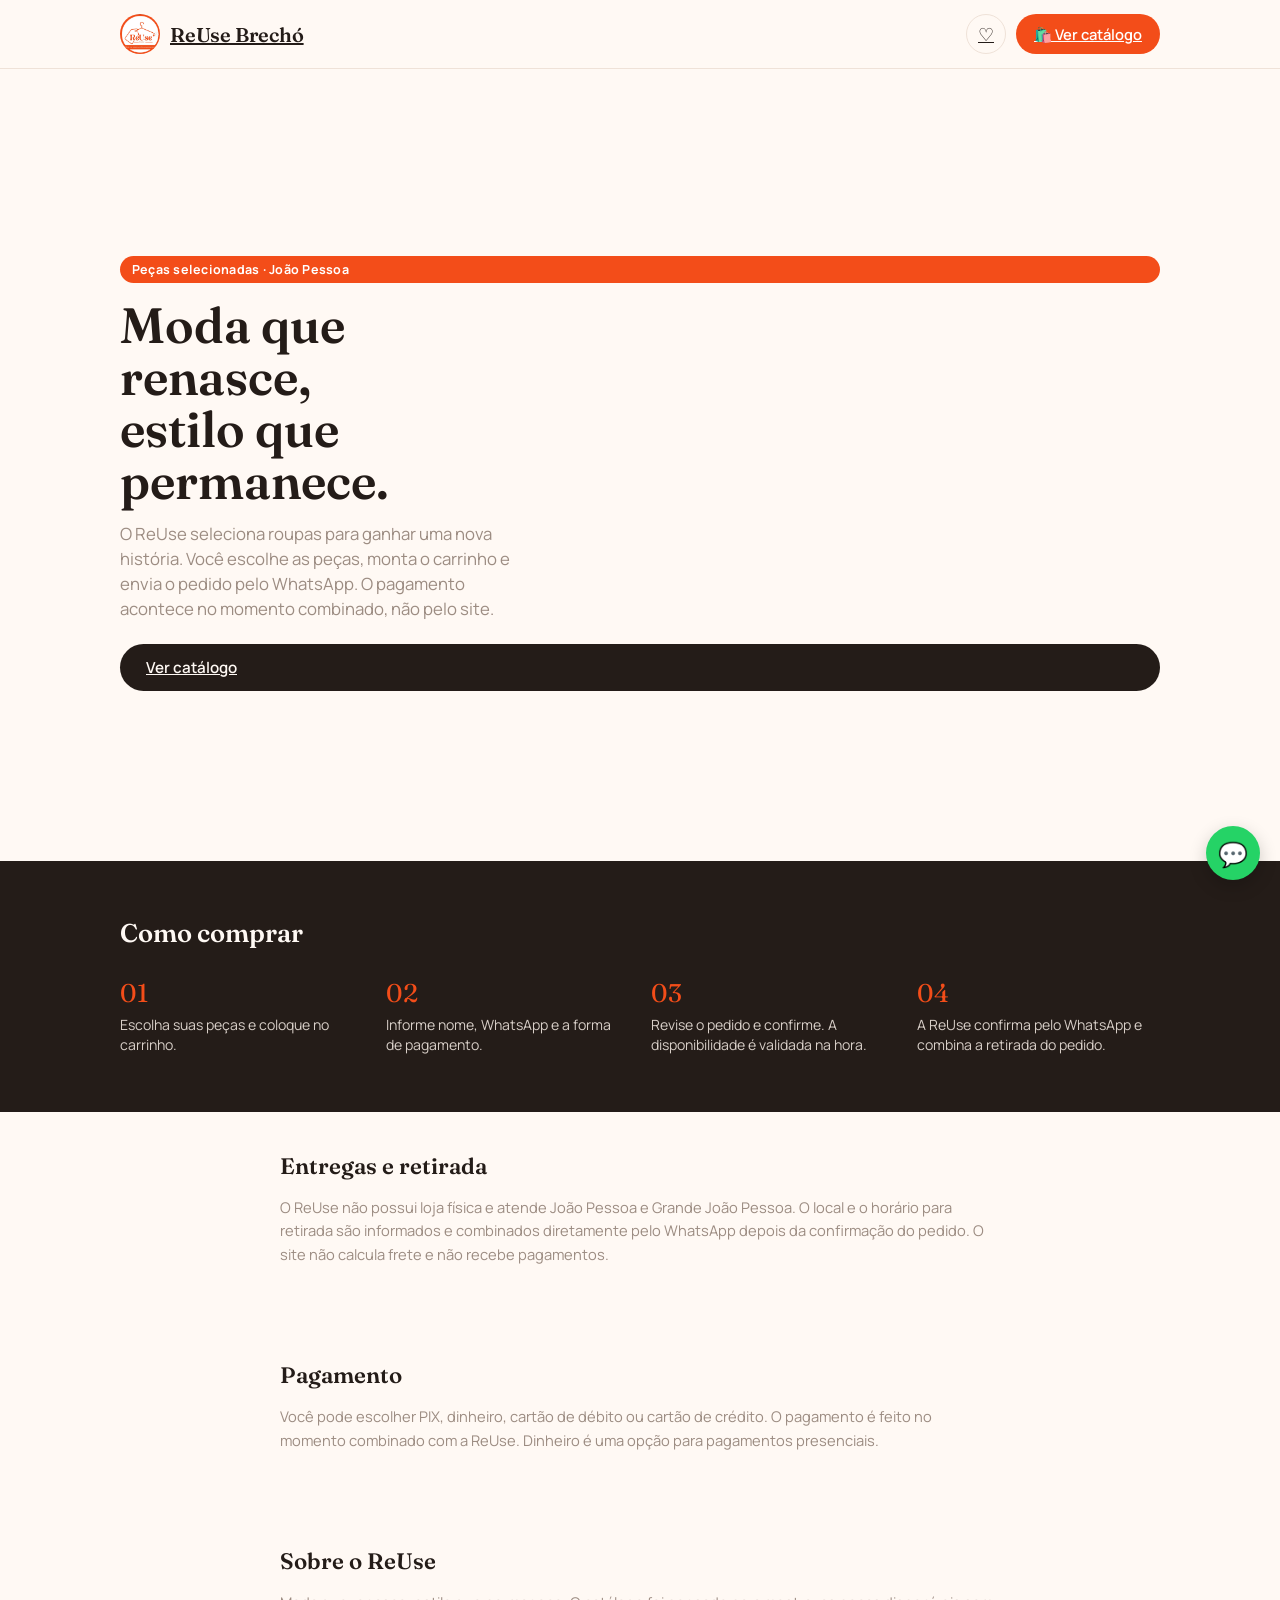
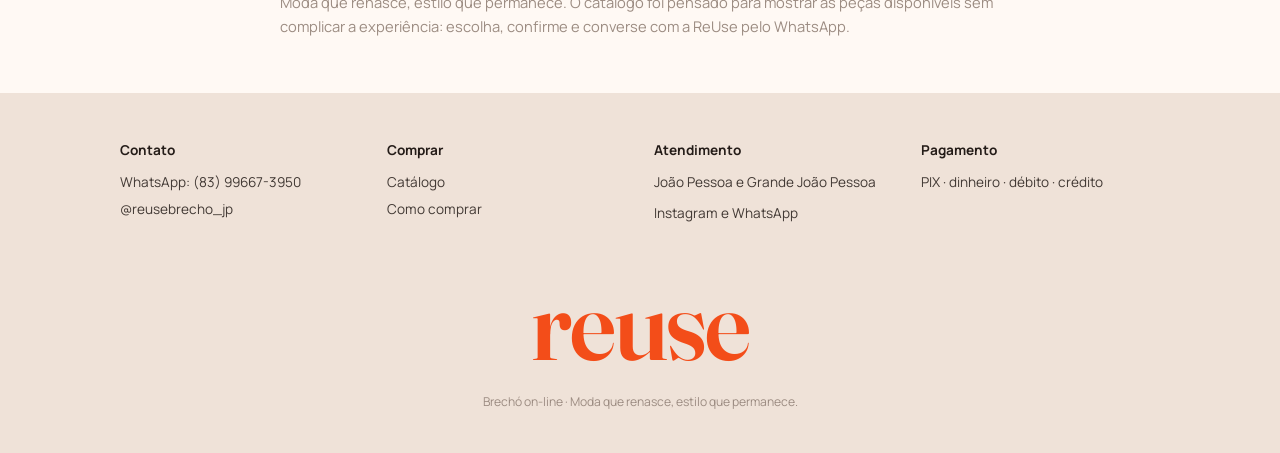
<file: index.html>
<!DOCTYPE html>
<html lang="pt-BR">
<head>
<meta charset="UTF-8"><meta name="viewport" content="width=device-width, initial-scale=1">
<title>ReUse Brechó</title>
<link rel="preconnect" href="https://fonts.googleapis.com"><link href="https://fonts.googleapis.com/css2?family=Fraunces:wght@500;600&family=Manrope:wght@400;500;600;700&display=swap" rel="stylesheet">
<link rel="stylesheet" href="Style.css">
</head>
<body>
<header><div class="headrow">
  <a class="brand" href="index.html"><img src="logo.png" alt="Logo ReUse Brechó"><span>ReUse Brechó</span></a>
  <div class="head-actions">
    <a class="icon-btn" href="catalogo.html" aria-label="Favoritos">♡</a>
    <a class="cart-btn" href="catalogo.html">🛍️ Ver catálogo</a>
  </div>
</div></header>
<main>
<section class="hero">
  <span class="tag">Peças selecionadas · João Pessoa</span>
  <h1>Moda que renasce,<br>estilo que permanece.</h1>
  <p>O ReUse seleciona roupas para ganhar uma nova história. Você escolhe as peças, monta o carrinho e envia o pedido pelo WhatsApp. O pagamento acontece no momento combinado, não pelo site.</p>
  <a class="hero-cta" href="catalogo.html">Ver catálogo</a>
</section>
<section class="how" id="como-comprar"><div class="wrap">
  <h2>Como comprar</h2>
  <div class="steps">
    <div class="step"><div class="n">01</div><p>Escolha suas peças e coloque no carrinho.</p></div>
    <div class="step"><div class="n">02</div><p>Informe nome, WhatsApp e a forma de pagamento.</p></div>
    <div class="step"><div class="n">03</div><p>Revise o pedido e confirme. A disponibilidade é validada na hora.</p></div>
    <div class="step"><div class="n">04</div><p>A ReUse confirma pelo WhatsApp e combina a retirada do pedido.</p></div>
  </div>
</div></section>
<section class="institutional"><h2>Entregas e retirada</h2><p>O ReUse não possui loja física e atende João Pessoa e Grande João Pessoa. O local e o horário para retirada são informados e combinados diretamente pelo WhatsApp depois da confirmação do pedido. O site não calcula frete e não recebe pagamentos.</p></section>
<section class="institutional"><h2>Pagamento</h2><p>Você pode escolher PIX, dinheiro, cartão de débito ou cartão de crédito. O pagamento é feito no momento combinado com a ReUse. Dinheiro é uma opção para pagamentos presenciais.</p></section>
<section class="institutional"><h2>Sobre o ReUse</h2><p>Moda que renasce, estilo que permanece. O catálogo foi pensado para mostrar as peças disponíveis sem complicar a experiência: escolha, confirme e converse com a ReUse pelo WhatsApp.</p></section>
</main>
<footer><div class="foot-inner"><div class="foot-cols">
  <div class="foot-col"><h4>Contato</h4><a href="https://wa.me/5583996673950" target="_blank" rel="noopener noreferrer">WhatsApp: (83) 99667-3950</a><a href="https://www.instagram.com/reusebrecho_jp" target="_blank" rel="noopener noreferrer">@reusebrecho_jp</a></div>
  <div class="foot-col"><h4>Comprar</h4><a href="catalogo.html">Catálogo</a><a href="index.html#como-comprar">Como comprar</a></div>
  <div class="foot-col"><h4>Atendimento</h4><p>João Pessoa e Grande João Pessoa</p><p>Instagram e WhatsApp</p></div>
  <div class="foot-col"><h4>Pagamento</h4><p>PIX · dinheiro · débito · crédito</p></div>
</div><p class="foot-word">reuse</p><p class="foot-note">Brechó on-line · Moda que renasce, estilo que permanece.</p></div></footer>
<a class="fab" href="https://wa.me/5583996673950" target="_blank" rel="noopener noreferrer" aria-label="WhatsApp">💬</a>
</body></html>
</file>
<file: Style.css>
:root{
  --orange:#F34D19;
  --orange-dark:#C93E12;
  --cream:#FFF9F4;
  --ink:#241C18;
  --line:#EFE2D8;
  --muted:#9C8C82;
  background:var(--cream);
}
@media (prefers-color-scheme: dark){
  :root:not([data-theme="light"]){
    --cream:#1B1613;
    --ink:#F5EEE8;
    --line:#3A2E27;
    --muted:#B4A399;
  }
}
:root[data-theme="dark"]{
  --cream:#1B1613;
  --ink:#F5EEE8;
  --line:#3A2E27;
  --muted:#B4A399;
}
*{box-sizing:border-box;}
html{scroll-padding-top:env(safe-area-inset-top,0px);}
body{
  margin:0;font-family:'Manrope',sans-serif;background:var(--cream);color:var(--ink);
  padding-top:env(safe-area-inset-top,0px);padding-bottom:env(safe-area-inset-bottom,0px);
  -webkit-font-smoothing:antialiased;
}
h1,h2,h3,.serif{font-family:'Fraunces',serif;}
img{max-width:100%;display:block;}
a{color:inherit;}
.wrap{max-width:1080px;margin:0 auto;padding:0 20px;}
 
/* HEADER */
header{
  position:sticky;top:0;z-index:40;background:var(--cream);
  border-bottom:1px solid var(--line);
  padding-top:env(safe-area-inset-top,0px);
}
.headrow{display:flex;align-items:center;justify-content:space-between;padding:14px 20px;max-width:1080px;margin:0 auto;gap:12px;}
.brand{display:flex;align-items:center;gap:10px;}
.brand img{width:40px;height:40px;border-radius:50%;}
.brand span{font-family:'Fraunces',serif;font-weight:600;font-size:1.25rem;letter-spacing:-0.01em;}
.cart-btn{
  position:relative;background:var(--orange);color:#fff;border:none;border-radius:100px;
  padding:10px 18px;font-family:'Manrope';font-weight:600;font-size:.92rem;cursor:pointer;
  display:flex;align-items:center;gap:8px;transition:background .15s;
}
.cart-btn:hover{background:var(--orange-dark);}
.cart-count{
  background:#fff;color:var(--orange);border-radius:100px;font-size:.75rem;font-weight:700;
  min-width:20px;height:20px;display:flex;align-items:center;justify-content:center;padding:0 5px;
}
.search-wrap{flex:1;min-width:0;max-width:420px;}
.search-wrap input{
  width:100%;border:1px solid var(--line);background:transparent;color:var(--ink);border-radius:100px;
  padding:10px 16px;font-family:'Manrope';font-size:.88rem;outline:none;
}
.search-wrap input:focus{border-color:var(--orange);}
.head-actions{display:flex;align-items:center;gap:10px;flex:0 0 auto;}
.icon-btn{
  position:relative;background:none;border:1px solid var(--line);border-radius:100px;width:40px;height:40px;
  display:flex;align-items:center;justify-content:center;cursor:pointer;color:var(--ink);font-size:1.15rem;
}
.icon-btn.active{border-color:var(--orange);color:var(--orange);}
.icon-count{
  position:absolute;top:-5px;right:-5px;background:var(--orange);color:#fff;font-size:.62rem;font-weight:700;
  min-width:16px;height:16px;border-radius:100px;display:flex;align-items:center;justify-content:center;
}
@media(max-width:760px){.search-wrap{display:none;}}
 
.subnav{display:flex;gap:18px;overflow-x:auto;padding:0 20px 12px;max-width:1080px;margin:0 auto;scrollbar-width:none;}
.subnav::-webkit-scrollbar{display:none;}
.subnav button,.subnav a{
  background:none;border:none;color:var(--muted);font-size:.82rem;font-weight:600;cursor:pointer;
  font-family:'Manrope';white-space:nowrap;text-decoration:none;padding:2px 0;
}
.subnav button:hover,.subnav a:hover{color:var(--ink);}
 
.chips{display:flex;flex-wrap:wrap;gap:6px;margin-bottom:14px;}
.chip{
  display:flex;align-items:center;gap:6px;background:var(--line);border:none;border-radius:100px;
  padding:5px 10px;font-size:.76rem;color:var(--ink);cursor:pointer;font-family:'Manrope';
}
.chip:hover{background:var(--orange);color:#fff;}
 
.institutional{max-width:760px;margin:0 auto;padding:40px 20px;}
.institutional h2{font-size:1.4rem;margin:0 0 16px;font-weight:600;}
.institutional p{color:var(--muted);line-height:1.6;font-size:.92rem;}
.faq-item{margin-bottom:18px;}
.faq-item h4{margin:0 0 4px;font-size:.95rem;font-weight:600;}
.faq-item p{margin:0;}
 
/* PRODUCT DETAIL MODAL */
.pd-overlay{position:fixed;inset:0;background:rgba(20,15,12,.5);z-index:70;opacity:0;pointer-events:none;transition:opacity .2s;}
.pd-overlay.open{opacity:1;pointer-events:auto;}
.pd-modal{
  position:fixed;top:50%;left:50%;transform:translate(-50%,-50%) scale(.96);width:min(720px,92vw);
  max-height:88vh;overflow-y:auto;background:var(--cream);border-radius:16px;z-index:71;
  opacity:0;pointer-events:none;transition:.2s;
}
.pd-modal.open{opacity:1;pointer-events:auto;transform:translate(-50%,-50%) scale(1);}
.pd-close{position:sticky;top:12px;left:100%;margin-right:12px;background:#fff;border:none;border-radius:50%;
  width:32px;height:32px;cursor:pointer;font-size:1rem;float:right;z-index:2;}
.pd-body{display:grid;grid-template-columns:1fr 1fr;gap:24px;padding:0 28px 28px;}
.pd-imgs img{width:100%;border-radius:10px;margin-bottom:8px;}
.pd-info h2{font-size:1.3rem;margin:4px 0 6px;}
.pd-info .pd-price{font-family:'Fraunces',serif;font-size:1.5rem;font-weight:600;margin-bottom:10px;}
.pd-info .pd-tags{color:var(--muted);font-size:.85rem;margin-bottom:14px;}
.pd-info p{font-size:.88rem;line-height:1.55;margin:0 0 10px;}
.pd-actions{display:flex;gap:10px;margin-top:14px;}
@media(max-width:640px){.pd-body{grid-template-columns:1fr;}}
 
 
/* CATEGORY TILES */
.tiles{max-width:1080px;margin:0 auto 56px;padding:0 20px;display:grid;grid-template-columns:repeat(auto-fill,minmax(130px,1fr));gap:12px;}
.tile{position:relative;aspect-ratio:3/4;border-radius:12px;overflow:hidden;cursor:pointer;}
.tile img{width:100%;height:100%;object-fit:cover;transition:transform .3s;}
.tile:hover img{transform:scale(1.05);}
.tile span{
  position:absolute;left:10px;bottom:10px;color:#fff;font-weight:600;font-size:.85rem;
  text-shadow:0 1px 6px rgba(0,0,0,.5);font-family:'Manrope';
}
 
/* CATALOG LAYOUT */
.catalog-wrap{max-width:1080px;margin:0 auto 60px;padding:0 20px;display:grid;grid-template-columns:200px 1fr;gap:32px;align-items:start;}
.filters{position:sticky;top:130px;}
.filters-head{display:flex;justify-content:space-between;align-items:center;margin-bottom:14px;}
.filters-head h3{margin:0;font-size:1.05rem;font-weight:600;}
.clear-btn{background:none;border:none;color:var(--orange);font-size:.78rem;font-weight:600;cursor:pointer;font-family:'Manrope';}
.filter-group{border-top:1px solid var(--line);padding:14px 0;}
.fg-title{font-size:.85rem;font-weight:600;margin-bottom:10px;}
.f-opt{display:flex;align-items:center;gap:8px;font-size:.83rem;padding:4px 0;cursor:pointer;color:var(--ink);}
.f-opt input{accent-color:var(--orange);}
.catalog-top{display:flex;justify-content:space-between;align-items:center;margin-bottom:16px;}
.catalog-top select{
  border:1px solid var(--line);background:transparent;color:var(--ink);border-radius:100px;padding:8px 14px;
  font-family:'Manrope';font-size:.82rem;
}
@media(max-width:760px){
  .catalog-wrap{grid-template-columns:1fr;}
  .filters{position:static;border-bottom:1px solid var(--line);padding-bottom:16px;margin-bottom:8px;}
}
.fav-heart{
  position:absolute;top:10px;right:10px;background:#fff;border:none;border-radius:50%;width:30px;height:30px;
  display:flex;align-items:center;justify-content:center;cursor:pointer;font-size:1rem;z-index:2;
}
.fav-heart.active{color:var(--orange);}
 
/* HERO */
.hero{
  padding:52px 20px 36px;max-width:1080px;margin:0 auto;
  min-height:calc(100vh - 108px);display:flex;flex-direction:column;justify-content:center;
}
.hero h1{font-size:clamp(2.1rem,5vw,3.1rem);line-height:1.05;margin:0 0 14px;font-weight:600;max-width:11ch;}
.hero p{color:var(--muted);font-size:1.05rem;max-width:42ch;margin:0 0 22px;line-height:1.5;}
.hero .tag{
  display:inline-block;background:var(--orange);color:#fff;font-size:.78rem;font-weight:700;
  padding:5px 12px;border-radius:100px;margin-bottom:16px;letter-spacing:.02em;
}
.hero-cta{background:var(--ink);color:var(--cream);border:none;border-radius:100px;padding:13px 26px;
  font-weight:600;font-size:.95rem;cursor:pointer;font-family:'Manrope';}
 
/* PRODUCT GRID */
.section-title{max-width:1080px;margin:0 auto;padding:0 20px;display:flex;align-items:baseline;justify-content:space-between;}
.section-title h2{font-size:1.5rem;margin:0 0 2px;font-weight:600;}
.count{color:var(--muted);font-size:.85rem;}
.grid{
  max-width:1080px;margin:18px auto 60px;padding:0 20px;
  display:grid;grid-template-columns:repeat(auto-fill,minmax(220px,1fr));gap:18px;
}
.card{background:transparent;cursor:pointer;}
.card .ph{
  aspect-ratio:3/4;background:var(--line);border-radius:14px;overflow:hidden;position:relative;margin-bottom:10px;
}
.card .ph img{width:100%;height:100%;object-fit:cover;transition:transform .35s;}
.card:hover .ph img{transform:scale(1.045);}
.card .badge{position:absolute;top:10px;left:10px;background:#fff;color:var(--ink);font-size:.7rem;font-weight:700;
  padding:4px 9px;border-radius:100px;}
.card h3{font-size:.95rem;font-weight:600;margin:0 0 3px;line-height:1.3;font-family:'Manrope';}
.card .meta{color:var(--muted);font-size:.8rem;margin-bottom:6px;}
.card .row{display:flex;align-items:center;justify-content:space-between;}
.card .price{font-family:'Fraunces',serif;font-weight:600;font-size:1.08rem;}
.add-btn{
  background:var(--cream);border:1.5px solid var(--ink);color:var(--ink);border-radius:100px;
  width:34px;height:34px;font-size:1.2rem;cursor:pointer;display:flex;align-items:center;justify-content:center;
  transition:.15s;
}
.add-btn:hover{background:var(--ink);color:var(--cream);}
.empty{max-width:1080px;margin:40px auto;padding:0 20px;color:var(--muted);text-align:center;}
 
/* HOW IT WORKS */
.how{background:var(--ink);color:var(--cream);padding:56px 20px;}
.how-inner{max-width:1080px;margin:0 auto;}
.how h2{font-size:1.6rem;margin:0 0 28px;font-weight:600;}
.steps{display:grid;grid-template-columns:repeat(auto-fit,minmax(150px,1fr));gap:22px;}
.step .n{font-family:'Fraunces',serif;font-size:1.6rem;color:var(--orange);margin-bottom:6px;}
.step p{margin:0;font-size:.88rem;color:#D8CFC8;line-height:1.45;}
 
/* FOOTER */
footer{background:var(--line);}
.foot-inner{max-width:1080px;margin:0 auto;padding:48px 20px 30px;}
.foot-cols{display:grid;grid-template-columns:repeat(auto-fit,minmax(150px,1fr));gap:28px;margin-bottom:40px;}
.foot-col h4{font-size:.85rem;font-weight:700;margin:0 0 14px;}
.foot-col a,.foot-col p{display:block;color:var(--ink);text-decoration:none;font-size:.85rem;margin-bottom:9px;opacity:.85;}
.foot-social{display:flex;gap:10px;}
.foot-social a{
  width:36px;height:36px;border-radius:50%;background:var(--ink);color:var(--cream);
  display:flex;align-items:center;justify-content:center;font-size:1rem;
}
.foot-word{
  font-family:'Fraunces',serif;font-weight:600;font-size:clamp(3rem,12vw,6.5rem);color:var(--orange);
  text-align:center;margin:0;line-height:1;letter-spacing:-0.02em;
}
.foot-note{color:var(--muted);font-size:.76rem;text-align:center;margin-top:18px;}
 
/* CART DRAWER */
.overlay{position:fixed;inset:0;background:rgba(20,15,12,.45);z-index:60;opacity:0;pointer-events:none;transition:opacity .25s;}
.overlay.open{opacity:1;pointer-events:auto;}
.drawer{
  position:fixed;top:0;right:0;height:100%;width:min(400px,92vw);background:var(--cream);z-index:61;
  transform:translateX(100%);transition:transform .3s cubic-bezier(.2,.8,.2,1);
  display:flex;flex-direction:column;
  padding-top:env(safe-area-inset-top,0px);padding-bottom:env(safe-area-inset-bottom,0px);
}
.drawer.open{transform:translateX(0);}
.drawer-head{display:flex;justify-content:space-between;align-items:center;padding:18px 20px;border-bottom:1px solid var(--line);}
.drawer-head h3{margin:0;font-size:1.15rem;font-weight:600;}
.close-btn{background:none;border:none;font-size:1.3rem;cursor:pointer;color:var(--ink);padding:4px;}
.cart-items{flex:1;overflow-y:auto;padding:12px 20px;}
.cart-item{display:flex;gap:12px;padding:14px 0;border-bottom:1px solid var(--line);}
.cart-item img{width:60px;height:76px;object-fit:cover;border-radius:8px;flex:0 0 auto;}
.ci-info{flex:1;min-width:0;}
.ci-info h4{margin:0 0 3px;font-size:.88rem;font-weight:600;}
.ci-info .m{font-size:.76rem;color:var(--muted);margin-bottom:6px;}
.ci-price{font-family:'Fraunces',serif;font-weight:600;font-size:.92rem;}
.remove-btn{background:none;border:none;color:var(--muted);font-size:.78rem;text-decoration:underline;cursor:pointer;padding:0;margin-top:6px;}
.drawer-foot{border-top:1px solid var(--line);padding:16px 20px 20px;}
.pay-label{font-size:.82rem;font-weight:600;margin-bottom:8px;}
.pay-opts{display:flex;flex-wrap:wrap;gap:8px;margin-bottom:16px;}
.pay-opt{border:1.5px solid var(--line);background:transparent;color:var(--ink);border-radius:100px;padding:7px 14px;
  font-size:.8rem;cursor:pointer;font-family:'Manrope';font-weight:500;}
.pay-opt.active{border-color:var(--orange);background:var(--orange);color:#fff;}
.total-row{display:flex;justify-content:space-between;align-items:baseline;margin-bottom:14px;}
.total-row .lbl{font-size:.85rem;color:var(--muted);}
.total-row .val{font-family:'Fraunces',serif;font-size:1.5rem;font-weight:600;}
.wa-btn{
  width:100%;background:#25D366;color:#fff;border:none;border-radius:100px;padding:14px;
  font-weight:700;font-size:.95rem;cursor:pointer;font-family:'Manrope';display:flex;align-items:center;
  justify-content:center;gap:8px;
}
.wa-btn:disabled{opacity:.5;cursor:not-allowed;}
.cart-empty{padding:60px 20px;text-align:center;color:var(--muted);}
 
/* WHATSAPP FAB */
.fab{
  position:fixed;bottom:calc(20px + env(safe-area-inset-bottom,0px));right:20px;background:#25D366;color:#fff;
  width:54px;height:54px;border-radius:50%;display:flex;align-items:center;justify-content:center;
  box-shadow:0 6px 18px rgba(0,0,0,.2);z-index:30;text-decoration:none;font-size:1.5rem;
}
 
@media(max-width:640px){
  .grid{grid-template-columns:repeat(2,1fr);gap:12px;}
  .hero{padding:34px 20px 24px;}
}
</file>
